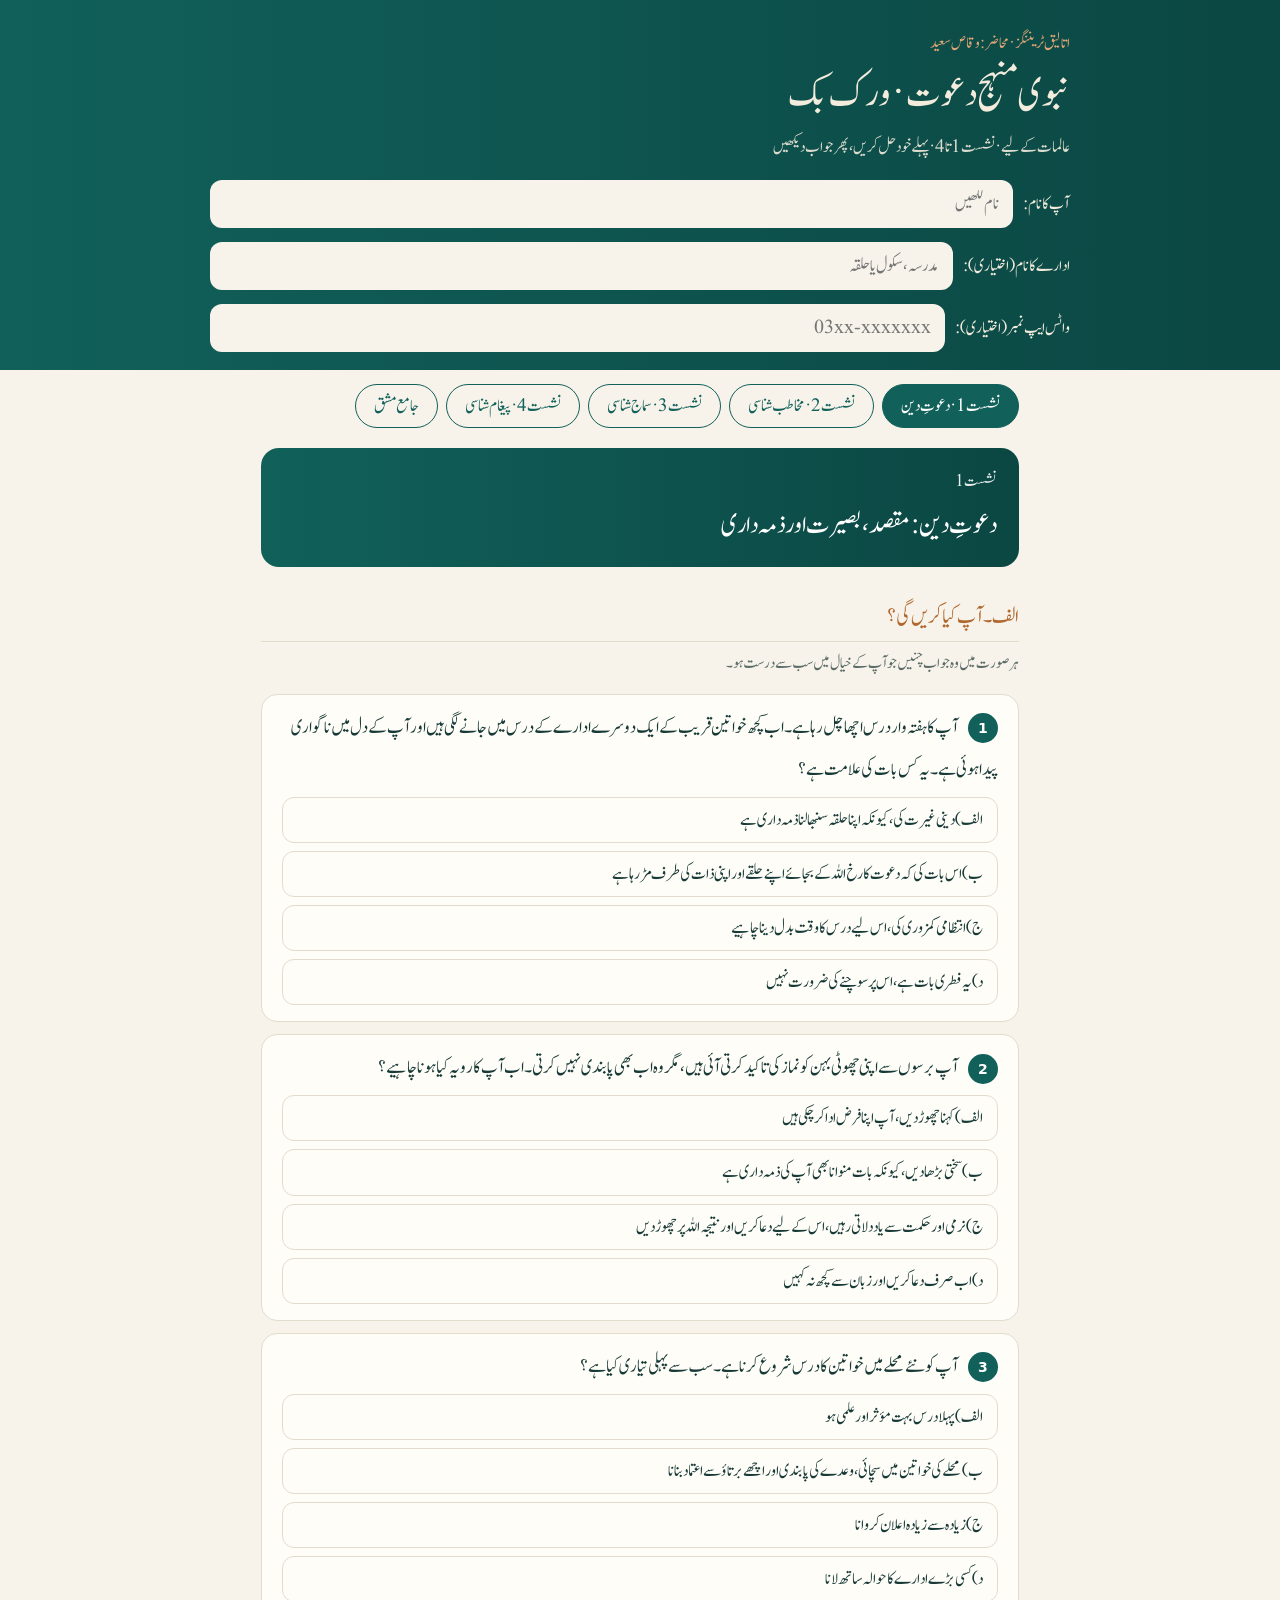
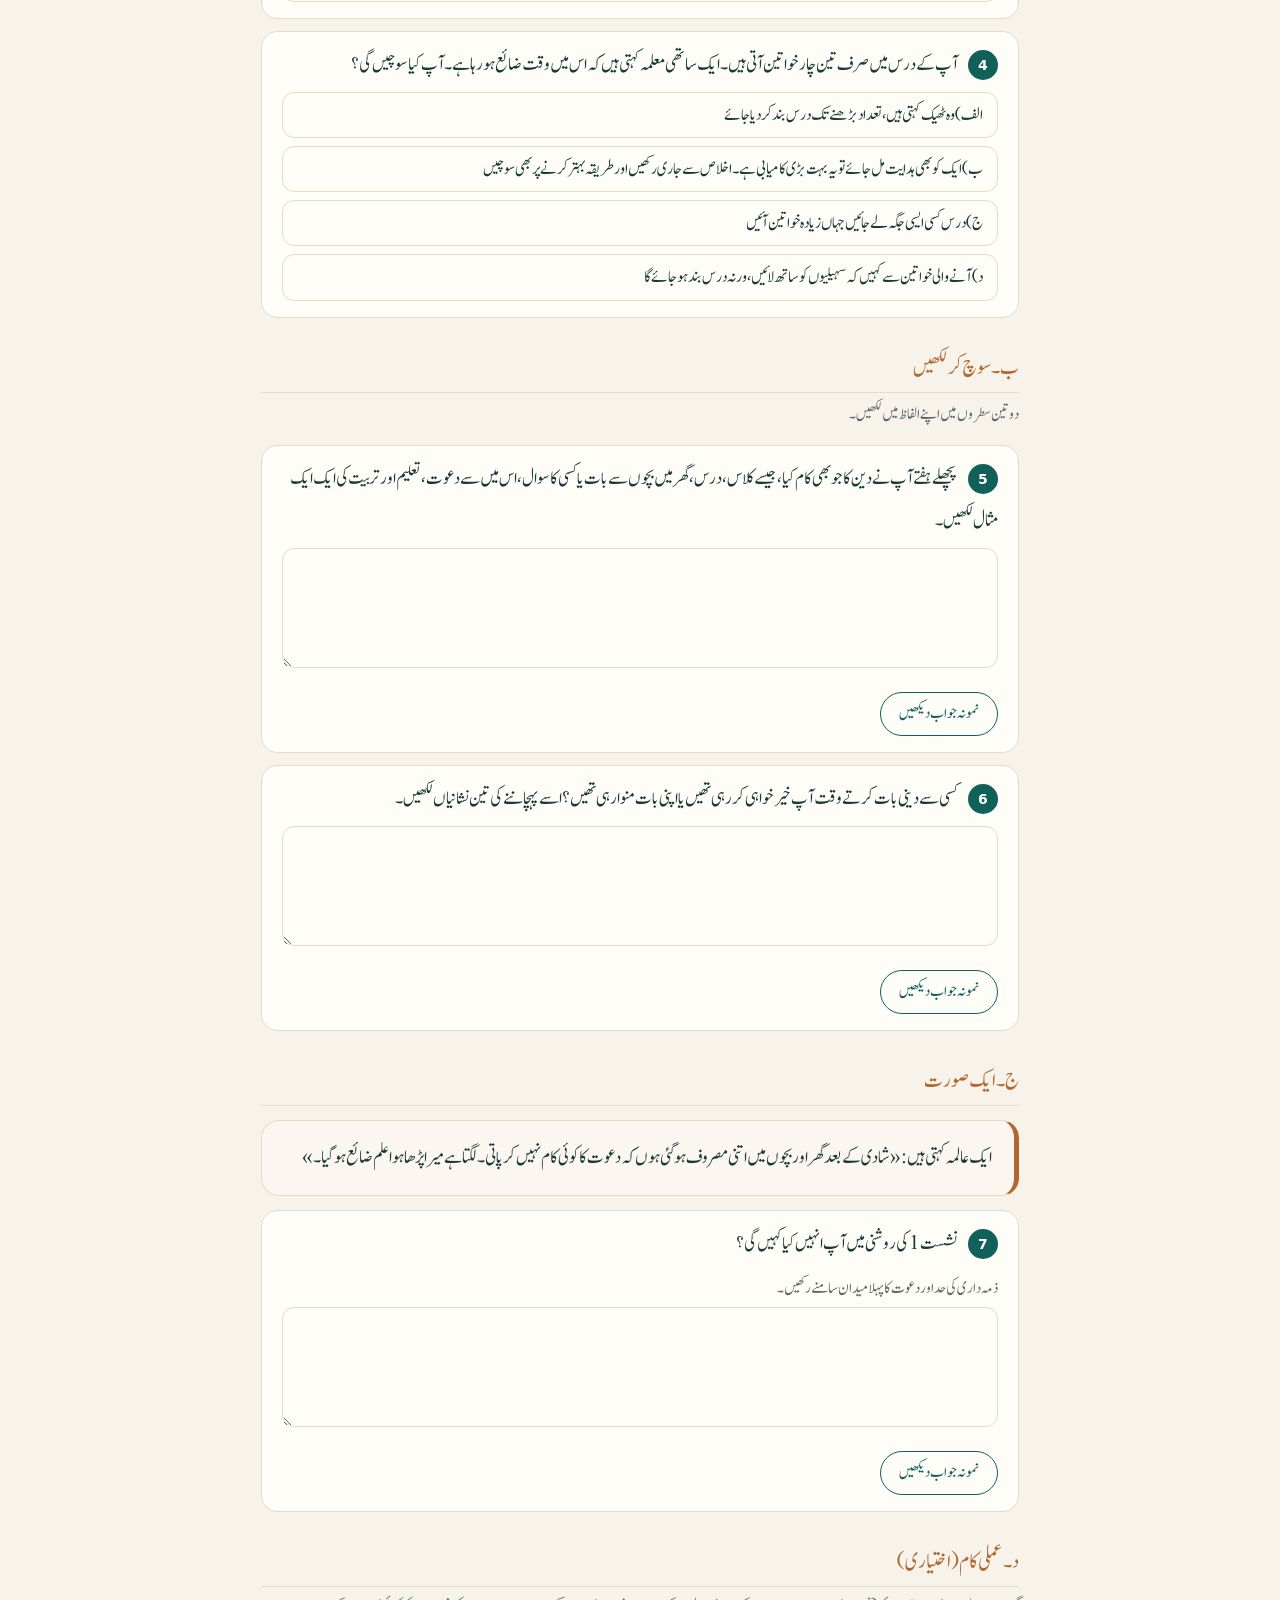
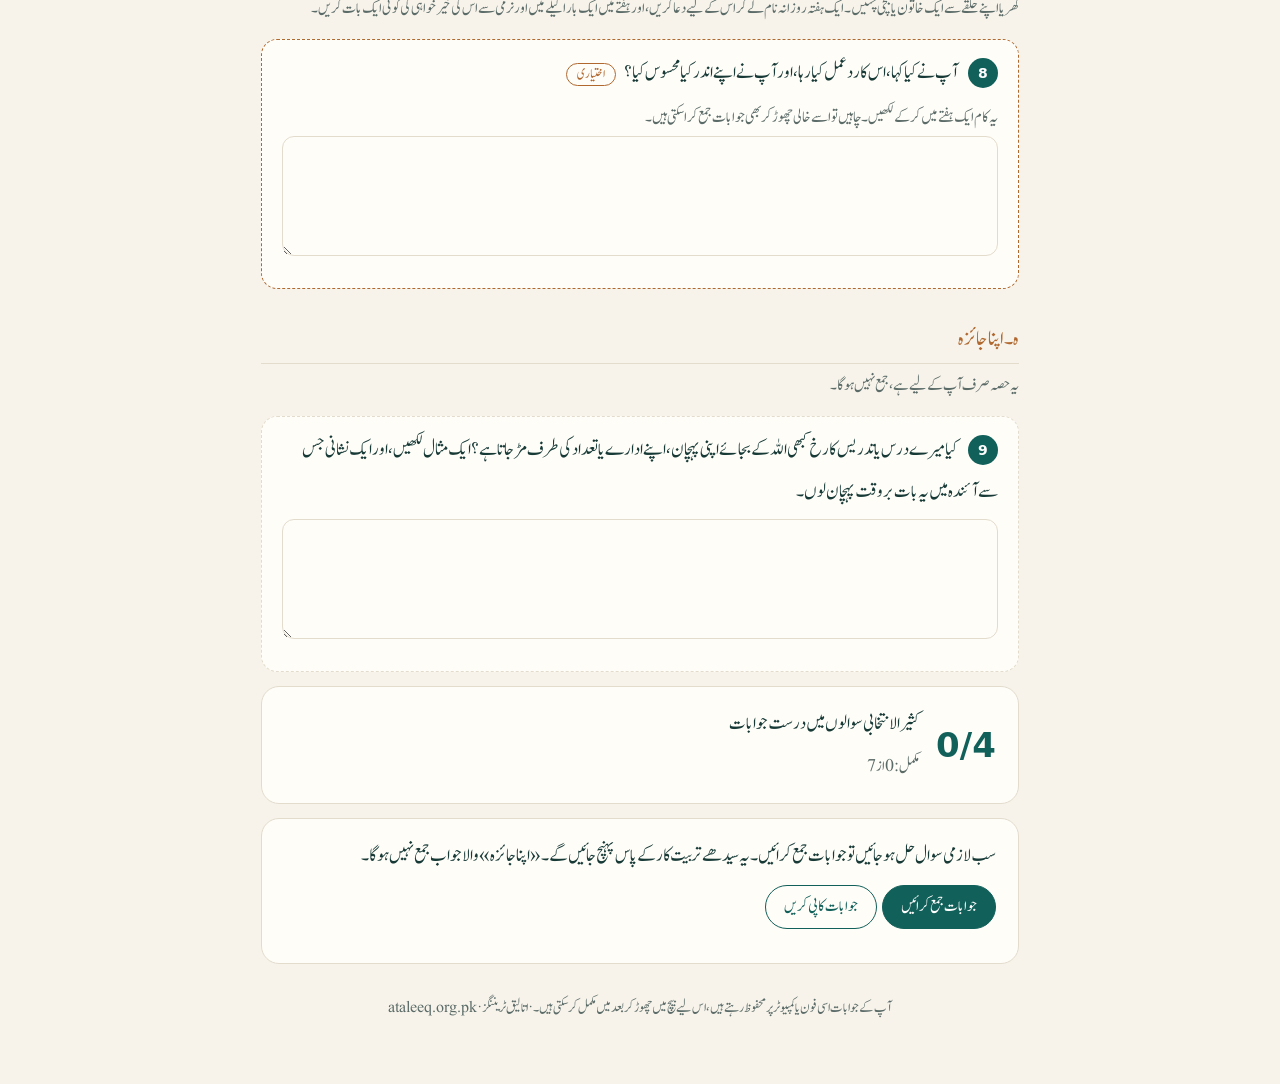
<file: index.html>
<!DOCTYPE html>
<html lang='ur'><head><meta charset='utf-8'><meta http-equiv='refresh' content='0; url=alimat/'><title>نبوی منہج دعوت · ورک بک</title></head><body><a href='alimat/'>ورک بک</a></body></html>
</file>
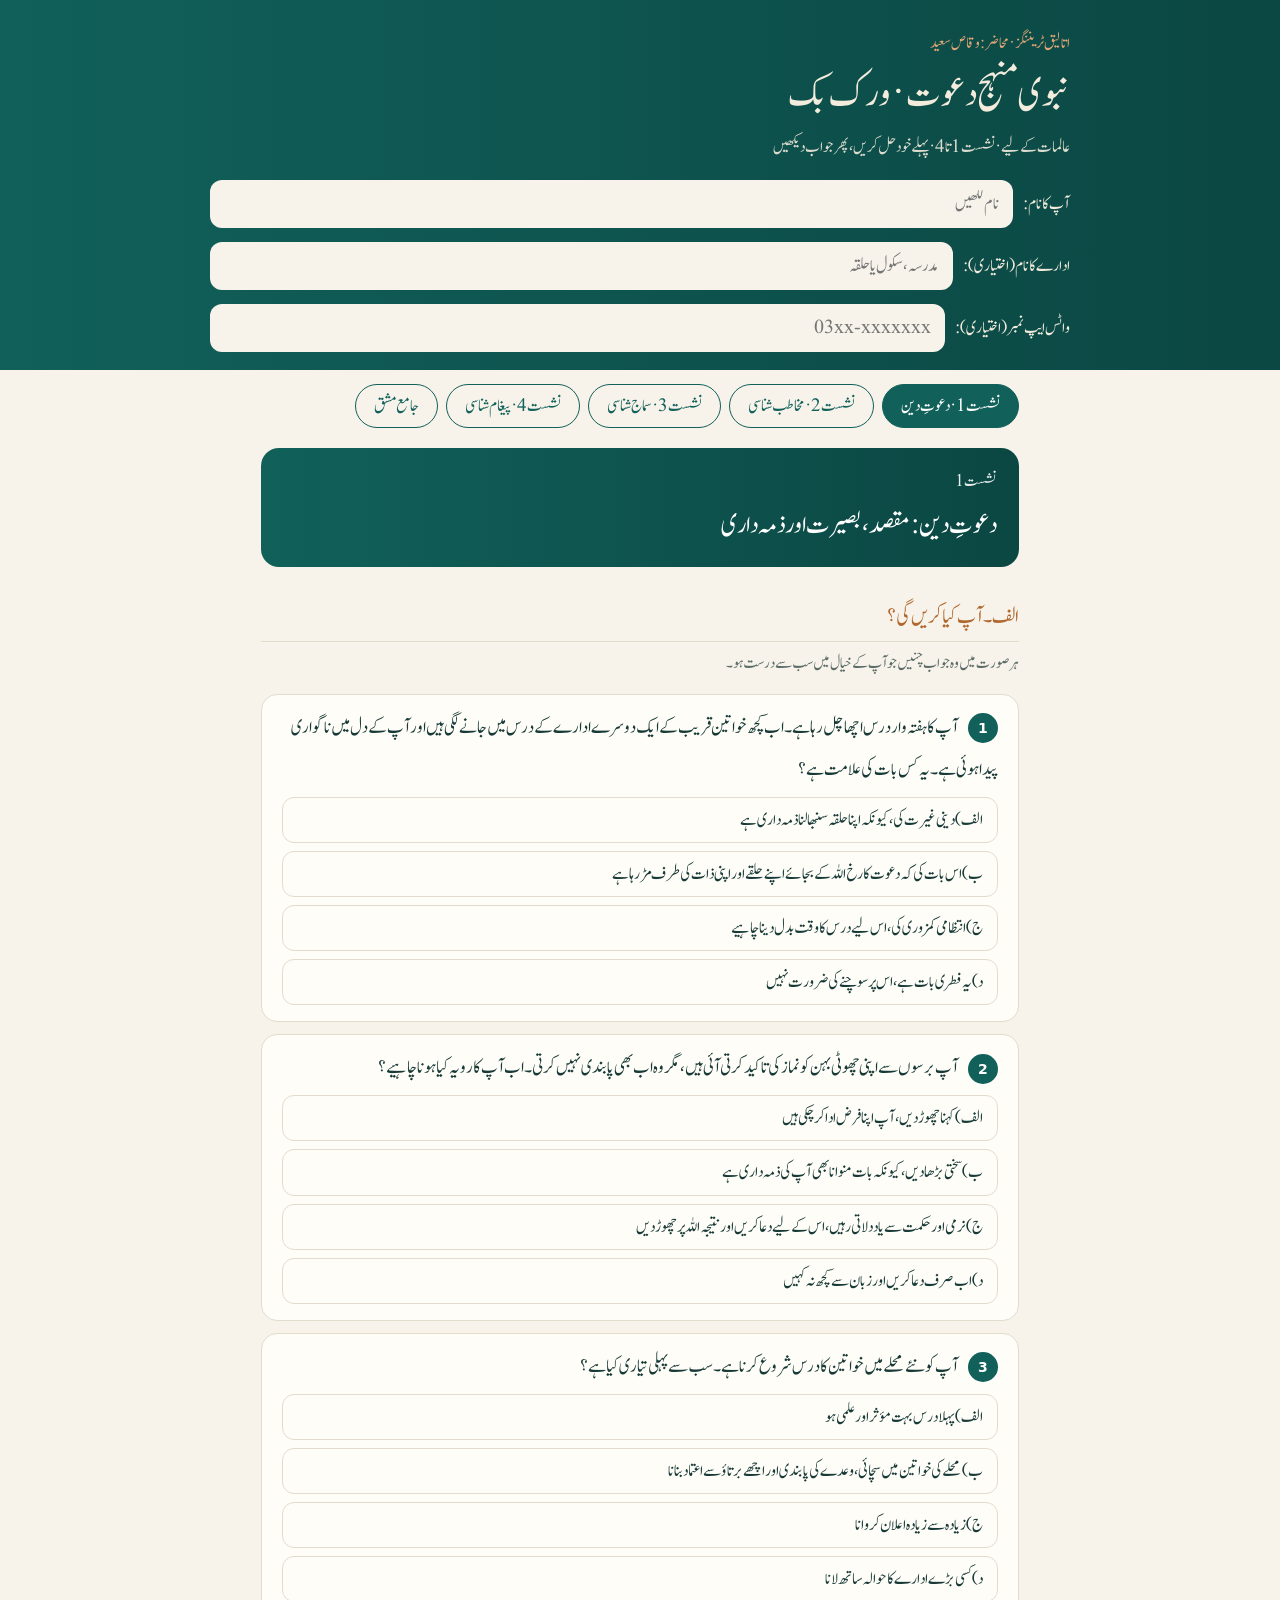
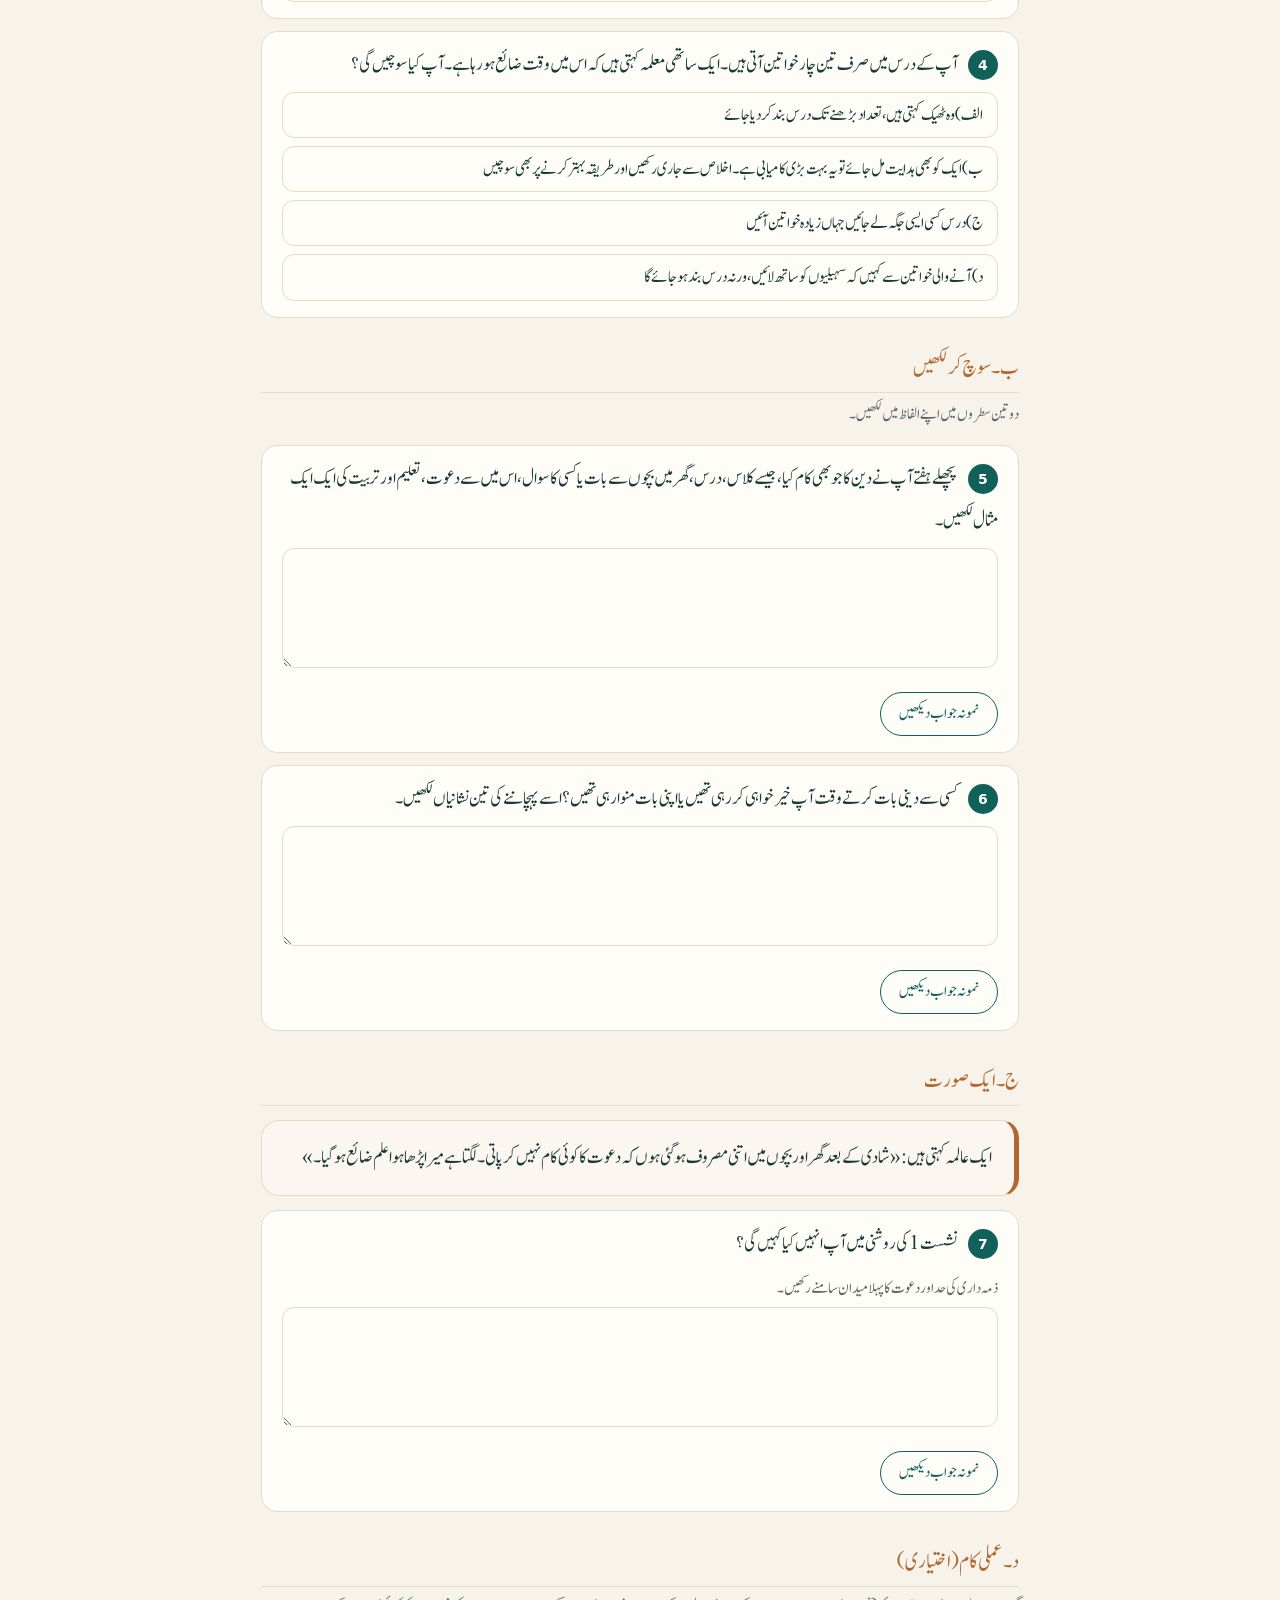
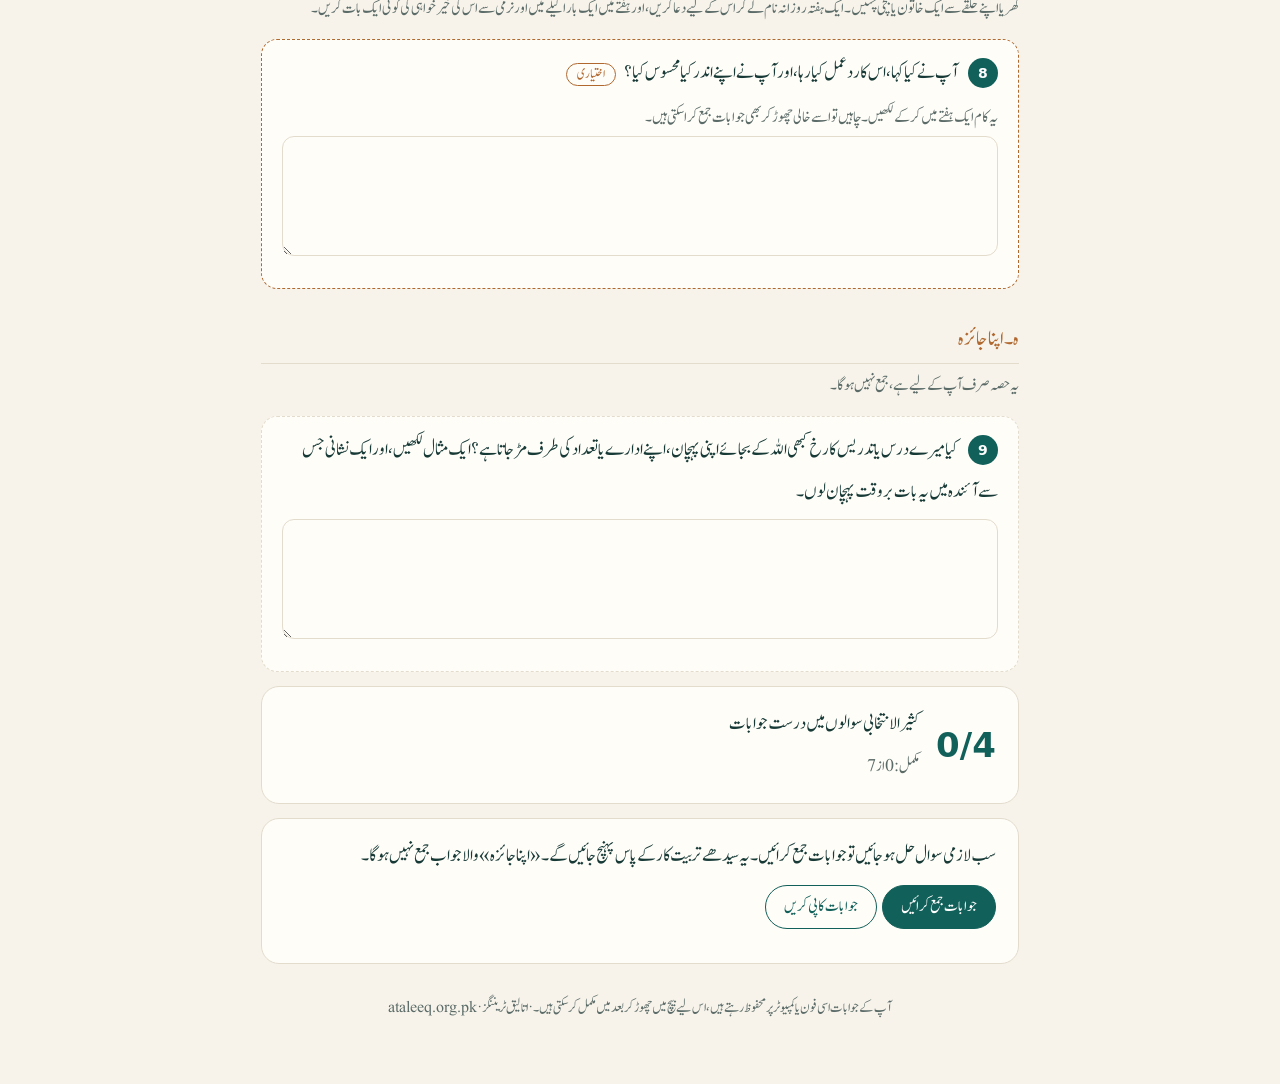
<file: alimat/index.html>
<!DOCTYPE html>
<html lang='ur' dir='rtl'><head><meta charset='utf-8'>
<meta name='viewport' content='width=device-width,initial-scale=1'>
<title>نبوی منہج دعوت · عالمات کی ورک بک</title>
<link rel='stylesheet' href='style.css'>
</head><body>
<header class='top'><div class='in'>
<p class='kick'>اتالیق ٹریننگز · محاضر: وقاص سعید</p>
<h1>نبوی منہج دعوت · ورک بک</h1>
<p class='sub'>عالمات کے لیے · نشست 1 تا 4 · پہلے خود حل کریں، پھر جواب دیکھیں</p>
<div class='name'><label for='nm'>آپ کا نام:</label><input id='nm' autocomplete='name' placeholder='نام لکھیں'></div>
<div class='name'><label for='inst'>ادارے کا نام (اختیاری):</label><input id='inst' placeholder='مدرسہ، سکول یا حلقہ'></div>
<div class='name'><label for='ph'>واٹس ایپ نمبر (اختیاری):</label><input id='ph' inputmode='tel' autocomplete='tel' placeholder='03xx-xxxxxxx'></div>
</div></header>
<div class='wrap'>
<nav class='tabs' id='tabs' aria-label='نشستیں'></nav>
<main id='main'></main>
<footer>آپ کے جوابات اسی فون یا کمپیوٹر پر محفوظ رہتے ہیں، اس لیے بیچ میں چھوڑ کر بعد میں مکمل کر سکتی ہیں۔ · اتالیق ٹریننگز · ataleeq.org.pk</footer>
</div>
<script src='data.js'></script>
<script src='submit.js'></script>
<script src='app.js'></script>
</body></html>
</file>
<file: alimat/style.css>
@font-face{font-family:'Jameel';src:url(../fonts/jameel.woff2) format('woff2');font-display:swap}
@font-face{font-family:'Quran';src:url(../fonts/amiri.woff2) format('woff2');font-display:swap}
:root{color-scheme:light dark;--bg:light-dark(#f7f3ea,#0f1b1a);--card:light-dark(#fffdf8,#162523);--ink:light-dark(#173a37,#e8efe9);--soft:light-dark(#5b6b68,#a9bbb7);--teal:light-dark(#11605a,#4fb3a8);--tealD:light-dark(#0b4743,#2c8a80);--cop:light-dark(#b0682f,#e0a774);--line:light-dark(#e3dccd,#28403d);--ok:light-dark(#e3f3ee,#173c35);--no:light-dark(#fbeee4,#3b2a1f)}
:root[data-theme=light]{color-scheme:light}:root[data-theme=dark]{color-scheme:dark}
*{box-sizing:border-box;min-width:0}
body{margin:0;background:var(--bg);color:var(--ink);font:21px/2 'Jameel','Noto Nastaliq Urdu',serif;overflow-x:clip}
.wrap{max-width:860px;margin:0 auto;padding:0 max(4vw,14px) 60px}
header.top{background:linear-gradient(270deg,#0b4743,#11605a);color:#f3ecdd;padding:26px max(4vw,14px) 18px}
header.top .in{max-width:860px;margin:0 auto}
.kick{color:#e0a774;font-size:18px;margin:0}
h1{font-size:44px;line-height:1.5;margin:0;font-weight:400}
.sub{margin:0;font-size:19px;opacity:.9}
.name{display:flex;gap:10px;align-items:center;margin-top:14px;flex-wrap:wrap}
.name label{font-size:19px}
.name input{flex:1;min-width:200px;font:inherit;font-size:20px;padding:4px 14px;border-radius:12px;border:0;background:#f7f3ea;color:#173a37;min-height:46px}
nav.tabs{display:flex;gap:8px;overflow-x:auto;padding:14px 0 6px;position:sticky;top:0;background:var(--bg);z-index:5}
nav.tabs a{flex:none;text-decoration:none;color:var(--teal);border:1.5px solid var(--teal);border-radius:30px;padding:2px 18px;font-size:19px;min-height:44px;display:flex;align-items:center}
nav.tabs a.on{background:var(--teal);color:#fff}
nav.tabs a .d{font-family:system-ui;font-size:12px;margin-right:6px;opacity:.8}
.band{background:var(--card);border:1px solid var(--line);border-radius:18px;padding:16px 22px;margin:14px 0}
.unit{background:linear-gradient(270deg,var(--tealD),var(--teal));color:#fff;border:0}
.unit h2{margin:0;font-size:30px;line-height:1.7;font-weight:400}
.unit p{margin:0;font-size:18px;opacity:.9}
h3.part{color:var(--cop);font-size:24px;font-weight:400;margin:26px 0 0;border-bottom:1.5px solid var(--line)}
.hint{color:var(--soft);font-size:18px;margin:4px 0 0}
.case{border-right:5px solid var(--cop);background:light-dark(#fbf6ef,#1d2a22)}
.q{background:var(--card);border:1px solid var(--line);border-radius:16px;padding:12px 20px 16px;margin:12px 0}
.q .t{font-size:21px;margin:0 0 6px;color:var(--ink)}
.q .n{display:inline-flex;width:30px;height:30px;border-radius:50%;background:var(--teal);color:#fff;font:600 14px system-ui;align-items:center;justify-content:center;margin-left:10px;vertical-align:middle}
.ar,q{font-family:'Quran','Amiri',serif}
.opts{display:grid;gap:8px}
.opt{font:inherit;font-size:19px;text-align:right;background:transparent;color:var(--ink);border:1.5px solid var(--line);border-radius:12px;padding:4px 14px;min-height:46px;cursor:pointer;line-height:1.9}
.opt:hover:not(:disabled){border-color:var(--teal)}
.opt:focus-visible,.btn:focus-visible,textarea:focus-visible{outline:3px solid var(--cop);outline-offset:2px}
.opt.right{background:var(--ok);border-color:var(--teal)}
.opt.wrong{background:var(--no);border-color:var(--cop)}
.opt:disabled{cursor:default}
.fb{margin:8px 0 0;padding:6px 14px;border-radius:12px;background:var(--ok);font-size:18px}
.fb b{color:var(--teal)}
textarea{width:100%;font:inherit;font-size:19px;line-height:2;border:1.5px solid var(--line);border-radius:12px;padding:6px 14px;background:transparent;color:var(--ink);min-height:120px;resize:vertical}
.btn{font:inherit;font-size:18px;border:1.5px solid var(--teal);color:var(--teal);background:transparent;border-radius:30px;padding:2px 18px;min-height:44px;cursor:pointer;margin-top:8px}
.btn.fill{background:var(--teal);color:#fff}
.private{border-style:dashed}
.score{display:flex;gap:16px;align-items:center;flex-wrap:wrap}
.score .big{font:700 34px system-ui;color:var(--teal);white-space:nowrap}
.done{color:var(--soft);font-size:18px}
footer{color:var(--soft);font-size:16px;text-align:center;margin-top:28px}
@media(max-width:600px){body{font-size:19px}h1{font-size:34px}.unit h2{font-size:25px}.q{padding:10px 14px 14px}}
.task{border-style:dashed;border-color:var(--cop)}
.tag{font-size:15px;color:var(--cop);border:1px solid var(--cop);border-radius:20px;padding:0 10px;margin-right:8px;white-space:nowrap}
.intro{font-size:19px}
.intro p{margin:4px 0}
</file>
